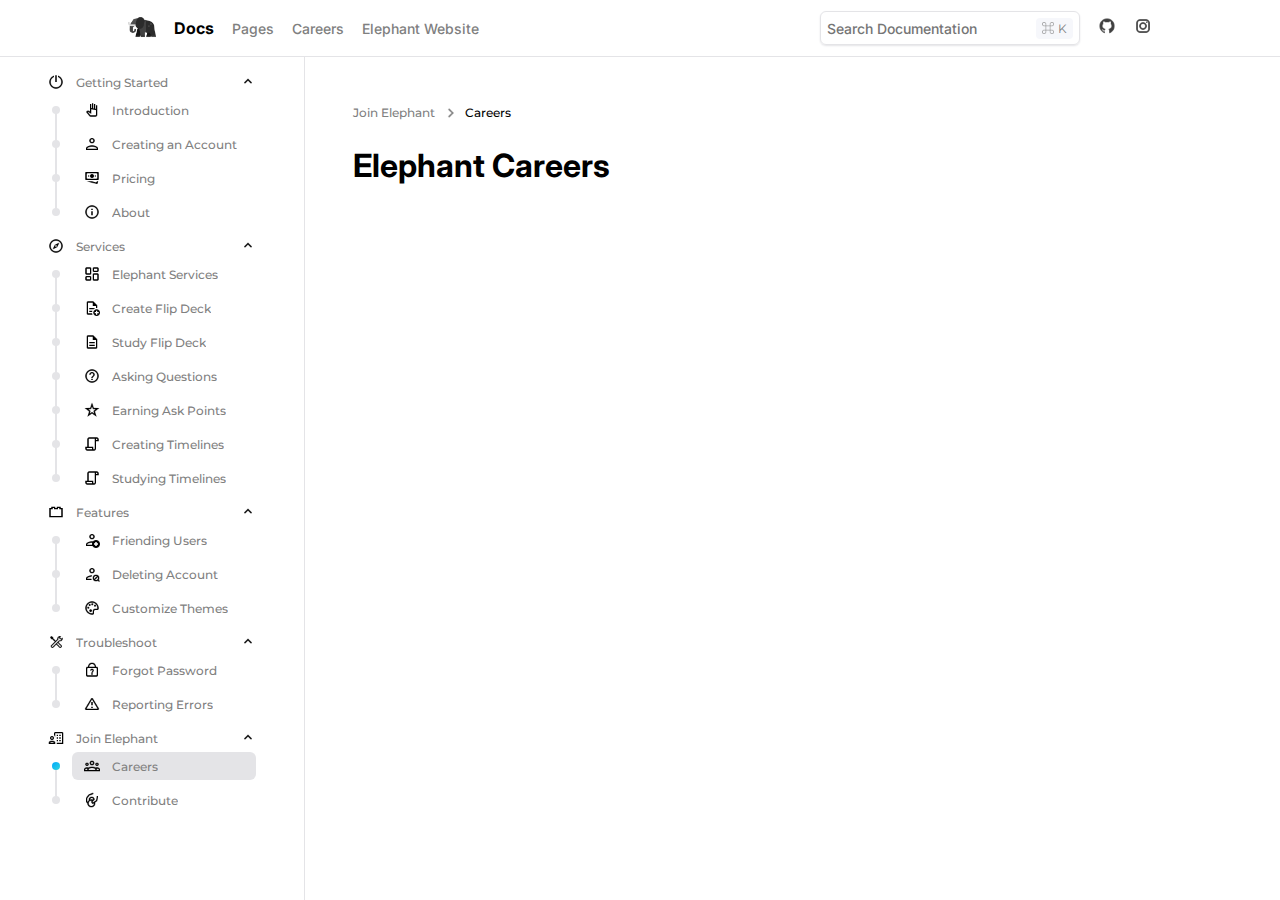
<file: docs/elephant-careers.html>
<!DOCTYPE html>
<html lang="en">
<head>
    <meta charset="UTF-8">
    <title>Introduction | Elephant - The Ultimate Student Suite</title>

    <link rel="stylesheet" href="../main.css">
    <link rel="stylesheet" href="style.css">
    <link rel="icon" href="../icons/elephant.png">

    <meta name="description" content="">

    <script src="../script.js" defer></script>
    <script src="script.js" defer></script>
</head>
<body>
<div id="navbar">
    <div id="navbar-left">
        <a href="../#main-container"><img src="../icons/elephant.png" alt="Elephant - The Ultimate Student Suite"></a>
        <h1>Docs</h1>
        <a href="#">Pages</a>
        <a href="../#elephant-careers">Careers</a>
        <a href="https://elephantsuite.net/">Elephant Website</a>
    </div>
    <div id="navbar-right">
        <div id="navbar-input">
            <input type="text" placeholder="Search Documentation" id="search-input">
            <div>
                <img src="../icons/command.png" alt="">
                <p>K</p>
            </div>
        </div>
        <a href="https://github.com/Elephant-Learning"><img src="../icons/github.png" alt=""></a>
        <a href="https://www.instagram.com/elephantsuite/"><img src="../icons/instagram.png" alt=""></a>
    </div>
</div>
<div id="main-container">
    <div id="desktop-sidebar"></div>
    <div id="parent-container">
        <h1>Elephant Careers</h1>
    </div>
</div>
</body>
</html>
</file>
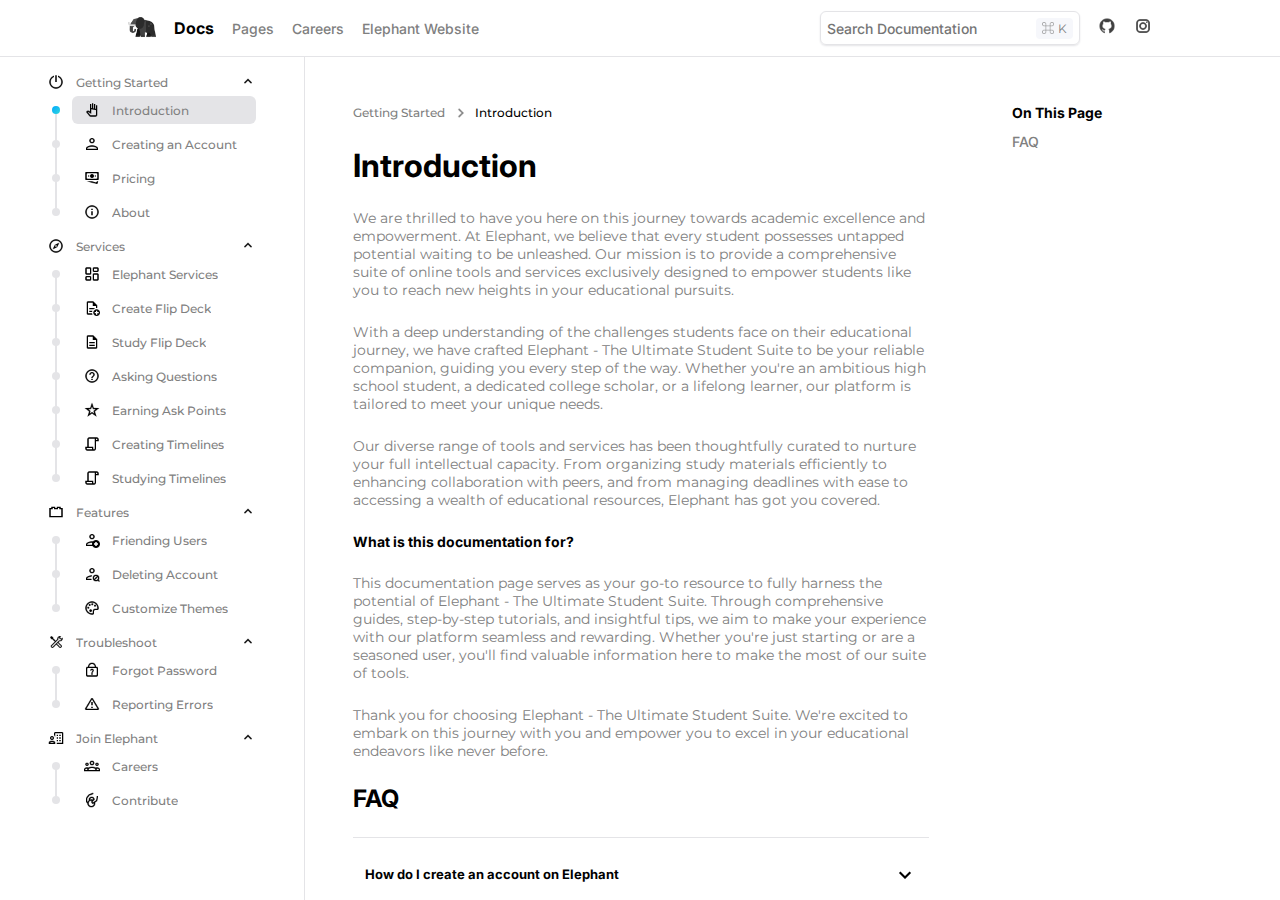
<file: docs/introduction.html>
<!DOCTYPE html>
<html lang="en">
<head>
    <meta charset="UTF-8">
    <title>Introduction | Elephant - The Ultimate Student Suite</title>

    <link rel="stylesheet" href="../main.css">
    <link rel="stylesheet" href="style.css">
    <link rel="icon" href="../icons/elephant.png">

    <script src="../script.js" defer></script>
    <script src="script.js" defer></script>
</head>
<body>
    <div id="navbar">
        <div id="navbar-left">
            <a href="../#main-container"><img src="../icons/elephant.png" alt="Elephant - The Ultimate Student Suite"></a>
            <h1>Docs</h1>
            <a href="#">Pages</a>
            <a href="../#elephant-careers">Careers</a>
            <a href="https://elephantsuite.net/">Elephant Website</a>
        </div>
        <div id="navbar-right">
            <div id="navbar-input">
                <input type="text" placeholder="Search Documentation" id="search-input">
                <div>
                    <img src="../icons/command.png" alt="">
                    <p>K</p>
                </div>
            </div>
            <a href="https://github.com/Elephant-Learning"><img src="../icons/github.png" alt=""></a>
            <a href="https://www.instagram.com/elephantsuite/"><img src="../icons/instagram.png" alt=""></a>
        </div>
    </div>
    <div id="main-container">
        <div id="desktop-sidebar"></div>
        <div id="parent-container">
            <h1>Introduction</h1>
            <p>We are thrilled to have you here on this journey towards academic excellence and empowerment. At Elephant, we believe that every student possesses untapped potential waiting to be unleashed. Our mission is to provide a comprehensive suite of online tools and services exclusively designed to empower students like you to reach new heights in your educational pursuits.</p>
            <p>With a deep understanding of the challenges students face on their educational journey, we have crafted Elephant - The Ultimate Student Suite to be your reliable companion, guiding you every step of the way. Whether you're an ambitious high school student, a dedicated college scholar, or a lifelong learner, our platform is tailored to meet your unique needs.</p>
            <p>Our diverse range of tools and services has been thoughtfully curated to nurture your full intellectual capacity. From organizing study materials efficiently to enhancing collaboration with peers, and from managing deadlines with ease to accessing a wealth of educational resources, Elephant has got you covered.</p>
            <h3>What is this documentation for?</h3>
            <p>This documentation page serves as your go-to resource to fully harness the potential of Elephant - The Ultimate Student Suite. Through comprehensive guides, step-by-step tutorials, and insightful tips, we aim to make your experience with our platform seamless and rewarding. Whether you're just starting or are a seasoned user, you'll find valuable information here to make the most of our suite of tools.</p>
            <p>Thank you for choosing Elephant - The Ultimate Student Suite. We're excited to embark on this journey with you and empower you to excel in your educational endeavors like never before.</p>
            <h2>FAQ</h2>
            <div class="accordion">
                <div>
                    <div>
                        <h6>How do I create an account on Elephant</h6>
                        <img src="../icons/sidebar/expand_down.png" alt="">
                    </div>
                    <div>
                        <p>In most cases you would head over to the <a href="https://elephantsuite.net/login/">Elephant Login Page</a> and create an individual account.</p>
                        <p>For more information, more detailed instructions, or for other account type, See the <a href="https://docs.elephantsuite.net/docs/how-to-create-account.html">Creating an Account Documentation</a></p>
                    </div>
                </div>
                <div>
                    <div>
                        <h6>What are the key features and tools offered in the suite?</h6>
                        <img src="../icons/sidebar/expand_down.png" alt="">
                    </div>
                    <div>

                    </div>
                </div>
                <div>
                    <div>
                        <h6>How do I reset my password if I forget it?</h6>
                        <img src="../icons/sidebar/expand_down.png" alt="">
                    </div>
                    <div>

                    </div>
                </div>
                <div>
                    <div>
                        <h6>How much does signing up to Elephant cost?</h6>
                        <img src="../icons/sidebar/expand_down.png" alt="">
                    </div>
                    <div>
                        <p>Currently, all services and features provided by Elephant - The Ultimate Student Suite is completely free.</p>
                        <p>For more information, see the <a href="https://docs.elephantsuite.net/docs/elephant-pricing.html">Elephant Pricing Documentation</a></p>
                    </div>
                </div>
                <div>
                    <div>
                        <h6>Is there a mobile app available for Elephant?</h6>
                        <img src="../icons/sidebar/expand_down.png" alt="">
                    </div>
                    <div>

                    </div>
                </div>
                <div>
                    <div>
                        <h6>Is there a way to collaborate with classmates or peers on the platform?</h6>
                        <img src="../icons/sidebar/expand_down.png" alt="">
                    </div>
                    <div>

                    </div>
                </div>
                <div>
                    <div>
                        <h6>What should I do if I encounter technical issues or errors while using the website?</h6>
                        <img src="../icons/sidebar/expand_down.png" alt="">
                    </div>
                    <div>

                    </div>
                </div>
                <div>
                    <div>
                        <h6>How can I provide feedback or suggest new features for the suite?</h6>
                        <img src="../icons/sidebar/expand_down.png" alt="">
                    </div>
                    <div>

                    </div>
                </div>
                <div>
                    <div>
                        <h6>How secure is my data on Elephant?</h6>
                        <img src="../icons/sidebar/expand_down.png" alt="">
                    </div>
                    <div>

                    </div>
                </div>
            </div>
        </div>
    </div>
    <div id="parent-navigation">
        <h3>On This Page</h3>
    </div>
</body>
</html>
</file>
<file: main.css>
@import url('https://fonts.googleapis.com/css2?family=Inter:wght@100;200;300;400;500;600;700;800;900&family=Montserrat:ital,wght@0,100;0,200;0,300;0,400;0,500;0,600;0,700;0,800;0,900;1,100;1,200;1,300;1,400;1,500;1,600;1,700;1,800;1,900&display=swap');

html {
    scroll-behavior: smooth;
}

:root{
    --dark-gray:#18181b;
    --bg-color-1:#ffffff;
    --bg-color-2:#f6f7fb;
    --border-color:#e4e4e7;
    --border-active:#d1d1d4;
    --primary-accent:#00a8ff;
    --primary-accent-gradient:#31d6dc;
}

::-webkit-scrollbar {
    width: 10px;
}

::-webkit-scrollbar-track {
    background: var(--bg-color-2);
}

::-webkit-scrollbar-thumb {
    background-color: var(--border-color);
    border-radius: 20px;
}

body{
    margin:0;
    background:var(--bg-color-1);
    overflow-x:hidden;
}

body *{
    font-family: 'Inter', 'Montserrat', sans-serif;
}

h6{
    margin:0;
    font-weight:500;
    background:var(--bg-color-2);
    font-size:12px;
    padding:6px 12px;
    border-radius:6px;
}

h1{
    font-size:32px;
    margin:0;
}

h2{
    font-size:16px;
    margin:0;
}

h3{
    font-size:14px;
    margin:0;
}

p{
    margin:0;
    font-size:14px;
    color:gray;
    font-family:'Montserrat', sans-serif;
}

#navbar{
    width:calc(100vw - 256px);
    padding:0 128px;
    height:56px;
    border-bottom:1px solid var(--border-color);
    position:sticky;
    top:0;
    margin-bottom:-56px;
    z-index:3;
    background:var(--bg-color-1);
    box-shadow:0 1px 2px 0 var(--border-color);
    /*box-shadow:0 1px 2px 0 var(--border-color);*/
}

#navbar, #navbar > div, #navbar-input{
    display:flex;
    flex-direction:row;
    justify-content:space-between;
    align-items:center;
    gap:18px;
}

#navbar-left > a > img{
    height:28px;
    border-radius:3px;
    filter:grayscale(1);
    transition-duration:250ms;
    cursor:pointer;
}

#navbar-left > a > img:hover{
    filter:none;
    transform:scale(1) !important;
}

#navbar-left > h1{
    font-size:16px;
}

#navbar-left > a{
    color:gray;
    text-decoration:none;
    font-weight:500;
    font-size:14px;
}

#navbar-input{
    position:relative;
    box-shadow:0 1px 2px 0 var(--border-color);
    padding-right:48px;
    height:32px;
    border-radius:6px;
    border:1px solid var(--border-color);
}

#navbar-input > input{
    width:202px;
    border:none;
    outline:none;
    background:transparent;
    font-size:14px;
    padding-left:6px;
    font-weight:500;
    transition-duration:250ms;
}

#navbar-input > input:focus{
    width:304px
}

#navbar-input > div{
    background:var(--bg-color-2);
    display:flex;
    flex-direction:row;
    align-items:center;
    padding:3px 6px;
    border-radius:4px;
    position:absolute;
    right:6px;
    gap:4px;
}

#navbar-input > div > img{
    height:12px;
    filter:invert(0.5);
}

#navbar-input > div > p{
    margin:0;
    color:gray;
    font-size:12px;
}

#navbar-right > a > img{
    height:18px;
    filter:invert(0.25);
    transition-duration:250ms;
}

#navbar-right > a > img:hover{
    filter:invert(0);
}

.button-primary{
    border:1px solid var(--dark-gray);
    background:var(--dark-gray);
    cursor:pointer;
    transition-duration:250ms;
    font-size:14px;
    text-decoration:none;
    font-weight:500;
    color:white;
}

.button-secondary{
    border:1px solid var(--border-color);
    background:var(--bg-color-1);
    box-shadow:0 1px 2px 0 var(--border-color);
    font-size:14px;
    cursor:pointer;
    transition-duration:250ms;
    font-weight:500;
    text-decoration:none;
    color:black;
}

#footer{
    display:flex;
    flex-direction:column;
    width:100vw;
    padding:0;
}

#footer > div:first-of-type{
    background:linear-gradient(135deg, var(--primary-accent), var(--primary-accent-gradient));
    display:flex;
    flex-direction:row;
    align-items:center;
    justify-content:space-between;
    width:84vw;
    padding:64px 8vw;
}

#footer > div:first-of-type > div{
    display:flex;
    flex-direction:row;
    align-items:center;
    gap:24px;
}

#footer > div:first-of-type > div > img{
    height:48px;
}

#footer > div:first-of-type > div > div{
    display:flex;
    flex-direction:column;
    gap:6px;
}

#footer > div:first-of-type > div > div > h1{
    font-size:28px;
    color:white;
    margin:0;
    width:38vw;
}

#footer  div:first-of-type > div > div > p{
    width:38vw;
    color:white;
    margin:0;
    font-size:13px;
    font-family:'Montserrat', sans-serif;
}

#footer > div:first-of-type > a{
    color:white;
    text-transform:uppercase;
    text-decoration:none;
    outline:2px solid white;
    padding:6px 18px;
    font-size:14px;
    font-weight:700;
    border-radius:40px;
    cursor:pointer;
    font-family:'Montserrat', sans-serif;
}

#footer > div:last-of-type{
    background:var(--dark-gray);
    width:84vw;
    padding:128px 8vw;
}

#footer > div:last-of-type > div:first-of-type{
    display:flex;
    flex-direction:row;
    justify-content:space-between;
    align-items:flex-start;
}

#footer > div:last-of-type > div:first-of-type > div:first-of-type{
    display:flex;
    flex-direction:column;
    align-items:flex-start;
    justify-content:flex-start;
    gap:6px;
}

#footer > div:last-of-type > div:first-of-type > div:first-of-type > div:first-of-type{
    display:flex;
    flex-direction:row;
    align-items:center;
    justify-content:flex-start;
    gap:12px;
}

#footer > div:last-of-type > div:first-of-type > div:first-of-type > div:first-of-type > img{
    height:24px;
}

#footer > div:last-of-type > div:first-of-type > div:first-of-type > div:first-of-type > h1{
    font-size:24px;
    margin:0;
    color:white;
}

#footer > div:last-of-type > div:first-of-type > div:first-of-type > p{
    font-size:12px;
    width:32vw;
    color:gray;
}

#footer > div:last-of-type > div:first-of-type > div:first-of-type > div:last-of-type{
    display:flex;
    flex-direction:column;
    gap:6px;
    margin-left:12px;
}

#footer > div:last-of-type > div:first-of-type > div:first-of-type > div:last-of-type > div{
    display:flex;
    flex-direction:row;
    align-items:center;
    justify-content:flex-start;
    gap:13px;
}

#footer > div:last-of-type > div:first-of-type > div:first-of-type > div:last-of-type > div > img{
    filter:invert(0.75);
    height:18px;
}

#footer > div:last-of-type > div:first-of-type > div:first-of-type > div:last-of-type > div > p{
    font-size:13px;
    margin:0;
    color:gray;
}

#footer > div:last-of-type > div:first-of-type > div:last-of-type{
    display:flex;
    flex-direction:row;
    align-items:flex-start;
    justify-content:flex-end;
    gap:48px;
}

#footer > div:last-of-type > div:first-of-type > div:last-of-type > div{
    display:flex;
    flex-direction:column;
    gap:12px;
}

#footer > div:last-of-type > div:first-of-type > div:last-of-type > div > h1{
    font-size:14px;
    color:white;
    margin:0;
}

#footer > div:last-of-type > div:first-of-type > div:last-of-type > div > a{
    transition-duration:250ms;
    color:gray;
    text-decoration:none;
    font-size:13px;
    margin:0;
    font-family:'Montserrat', sans-serif;
}

#footer > div:last-of-type > div:first-of-type > div:last-of-type > div > a:hover{
    color:white;
}

#footer > div:last-of-type > div:nth-of-type(2){
    width:100%;
    height:1px;
    background-color:gray;
    margin:48px 0 24px 0;
}

#footer > div:last-of-type > div:last-of-type{
    display:flex;
    flex-direction:row;
    align-items:center;
    justify-content:space-between;
}

#footer > div:last-of-type > div:last-of-type > div{
    display:flex;
    flex-direction:row;
    gap:12px;
}

#footer > div:last-of-type > div:last-of-type > div > p{
    margin:0;
    color:gray;
    font-size:12px;
}

#footer > div:last-of-type > div:last-of-type > div > a > img{
    transition-duration:250ms;
    filter:invert(0.5);
    height:18px;
}

#footer > div:last-of-type > div:last-of-type > div > a > img:hover{
    filter:invert(1);
}
</file>
<file: docs/style.css>
html {
    scroll-behavior: smooth;
}

h2{
    font-size:24px;
}

#parent-container p{
    line-height:18px;
}

#main-container{
    position:absolute;
    bottom:0;
    left:0;
    height:calc(100vh - 56px);
    width:100vw;
    display:flex;
    flex-direction:row;
    align-items:flex-start;
    justify-content:flex-start;
}

#navbar{
    box-shadow:none !important;
}

#desktop-sidebar{
    width:304px;
    border-right:1px solid var(--border-color);
    height:calc(100vh - 80px);
    background:transparent;
    background:var(--bg-color-1);
    padding:12px 0;
    display:flex;
    flex-direction:column;
    align-items:center;
    justify-content:flex-start;
    overflow-y:scroll;
    gap:6px;
}

.sidebar-button, .sidebar-dropdown > div:first-of-type{
    display:flex;
    flex-direction:row;
    align-items:center;
    justify-content:flex-start;
    gap:12px;
    padding:6px 0;
    width:208px;
    border-radius:6px;
    cursor:pointer;
}

.sidebar-button{
    transition-duration:250ms;
    padding: 6px 12px;
}

.sidebar-button:not(.active-sidebar-button):hover, .sidebar-dropdown > div:last-of-type > div:not(.active-sidebar-dropdown-category):hover{
    background:var(--bg-color-2);
}

.sidebar-dropdown{
    display:flex;
    flex-direction:column;
    align-items:flex-end;
}

.active-sidebar-dropdown > div:first-of-type > div:last-of-type > img:last-of-type{
    transform:rotate(180deg);
}

.sidebar-dropdown:not(.active-sidebar-dropdown) > div:last-of-type{
    height:0;
    overflow-y:hidden;
}

.sidebar-dropdown > div:last-of-type{
    display:flex;
    flex-direction:column;
    align-items:flex-end;
    width:184px;
    gap:6px;
    height:auto;
    transition-duration:250ms;
}

.sidebar-dropdown > div:last-of-type > div{
    display:flex;
    flex-direction:row;
    align-items:center;
    justify-content:flex-start;
    gap:12px;
    padding:6px 12px;
    border-radius:6px;
    width:160px;
    transition-duration:250ms;
    cursor:pointer;
}

.sidebar-dropdown > div:last-of-type > div::before{
    content:'';
    background:var(--border-color);
    width:8px;
    height:8px;
    position:absolute;
    left:-20px;
    border-radius:50%;
    z-index:1;
}

.active-sidebar-dropdown-category::before{
    background:linear-gradient(135deg, var(--primary-accent), var(--primary-accent-gradient)) !important;
}

.sidebar-dropdown > div:last-of-type > div:not(:last-of-type)::after{
    content:'';
    width:2px;
    height:30px;
    position:absolute;
    left:-17px;
    top:16px;
    background:var(--border-color);
}

.active-sidebar-dropdown-category, .active-sidebar-button{
    background:var(--border-color);
}

.sidebar-dropdown > div:first-of-type, .sidebar-dropdown > div:last-of-type > div{
    position:relative;
}

.sidebar-button > img, .sidebar-dropdown > div:first-of-type > img:first-of-type, .sidebar-dropdown > div:last-of-type > div > img{
    height:16px;
    filter:invert(0);
}

.sidebar-dropdown > div:first-of-type > div:last-of-type{
    position:absolute;
    display:flex;
    flex-direction:row;
    align-items:center;
    gap:6px;
    right:0;
}

.sidebar-dropdown > div:first-of-type > div:last-of-type > img{
    height:16px;
    filter:invert(0);
    transition-duration:250ms;
}

.sidebar-dropdown > div:first-of-type > div:last-of-type > img:hover{
    transform:scale(1.25);
}

.active-sidebar-dropdown > div:first-of-type > div:last-of-type > img:last-of-type:hover{
    transform:scale(1.25) rotate(180deg) !important;
}

.sidebar-button > p, .sidebar-dropdown > div:first-of-type > p, .sidebar-dropdown > div:last-of-type > div > p{
    font-size:12px;
    white-space: nowrap;
    overflow: hidden;
    text-overflow: ellipsis;
    font-weight:500;
    margin:0;
}

.sidebar-dropdown > div:last-of-type > div > input{
    font-size:12px;
    width:116px;
    border:1px solid var(--border-color);
    outline:none;
    border-radius:6px;
    font-weight:500;
    padding:2px 6px;
    background:var(--bg-color-1);
}

.sidebar-break{
    height:0;
    width:220px;
    border-top:1px solid var(--border-color);
    margin:12px 18px;
}

.unavailable-sidebar-node{
    cursor:not-allowed !important;
    background:var(--border-color);
}

.unavailable-sidebar-node > img{
    filter:invert(0.5) !important;
}

.unavailable-sidebar-node > p{
    color:gray !important;
}

#parent-container{
    width:calc(100vw - 400px);
    height:calc(100vh - 152px);
    padding:48px;
    overflow-y:scroll;
    display:flex;
    flex-direction:column;
    align-items:flex-start;
    justify-content:flex-start;
    gap:24px;
}

#parent-container > *{
    max-width:calc(100vw - 704px);
}

#parent-navigation{
    position:absolute;
    right:12px;
    top:56px;
    height:calc(100vh - 152px);
    width:208px;
    padding:48px;
    display:flex;
    flex-direction:column;
    gap:12px;
}

#parent-navigation > a{
    text-decoration:none;
    color:gray;
    font-size:14px;
    font-weight:500;
    transition-duration:250ms;
}

#parent-navigation > a:hover{
    color:black;
}

.location{
    display:flex;
    flex-direction:row;
    align-items:center;
    gap:6px;
}

.location > p{
    font-weight:500;
    font-size:12px;
    cursor:default;
}

.location > img{
    transform:rotate(-90deg);
    filter:invert(0.5);
    height:18px;
}

.location > p:last-of-type{
    color:black;
}

.accordion{
    border-top:1px solid var(--border-color);
}

.accordion > div > div:first-of-type{
    display:flex;
    flex-direction:row;
    justify-content:space-between;
    align-items:center;
    width:100%;
}

.accordion > div{
    border-bottom:1px solid var(--border-color);
    padding:24px 12px ;
    cursor:pointer;
}

.accordion > div:hover > div:first-of-type > h6{
    text-decoration:underline;
}

.accordion > div > div:first-of-type > h6{
    background:transparent;
    padding:0 !important;
    margin:0 !important;
    width:calc(100% - 48px);
    font-size:13px;
    font-weight:700;
}

.accordion > div > div:first-of-type > img{
    height:24px;
    transition-duration:250ms;
}

.accordion > div:not(.active-accordion) > div:last-of-type{
    height:0;
    padding:0;
}

.accordion > div > div:last-of-type{
    overflow:hidden;
    display:flex;
    flex-direction:column;
    gap:12px;
    transition-duration:250ms;
}

.active-accordion > div:last-of-type{
    height:auto;
    padding: 24px 0 0 0;
}

.accordion a{
    color:black;
}

.active-accordion > div:first-of-type > img{
    transform:rotate(180deg);
}
</file>
